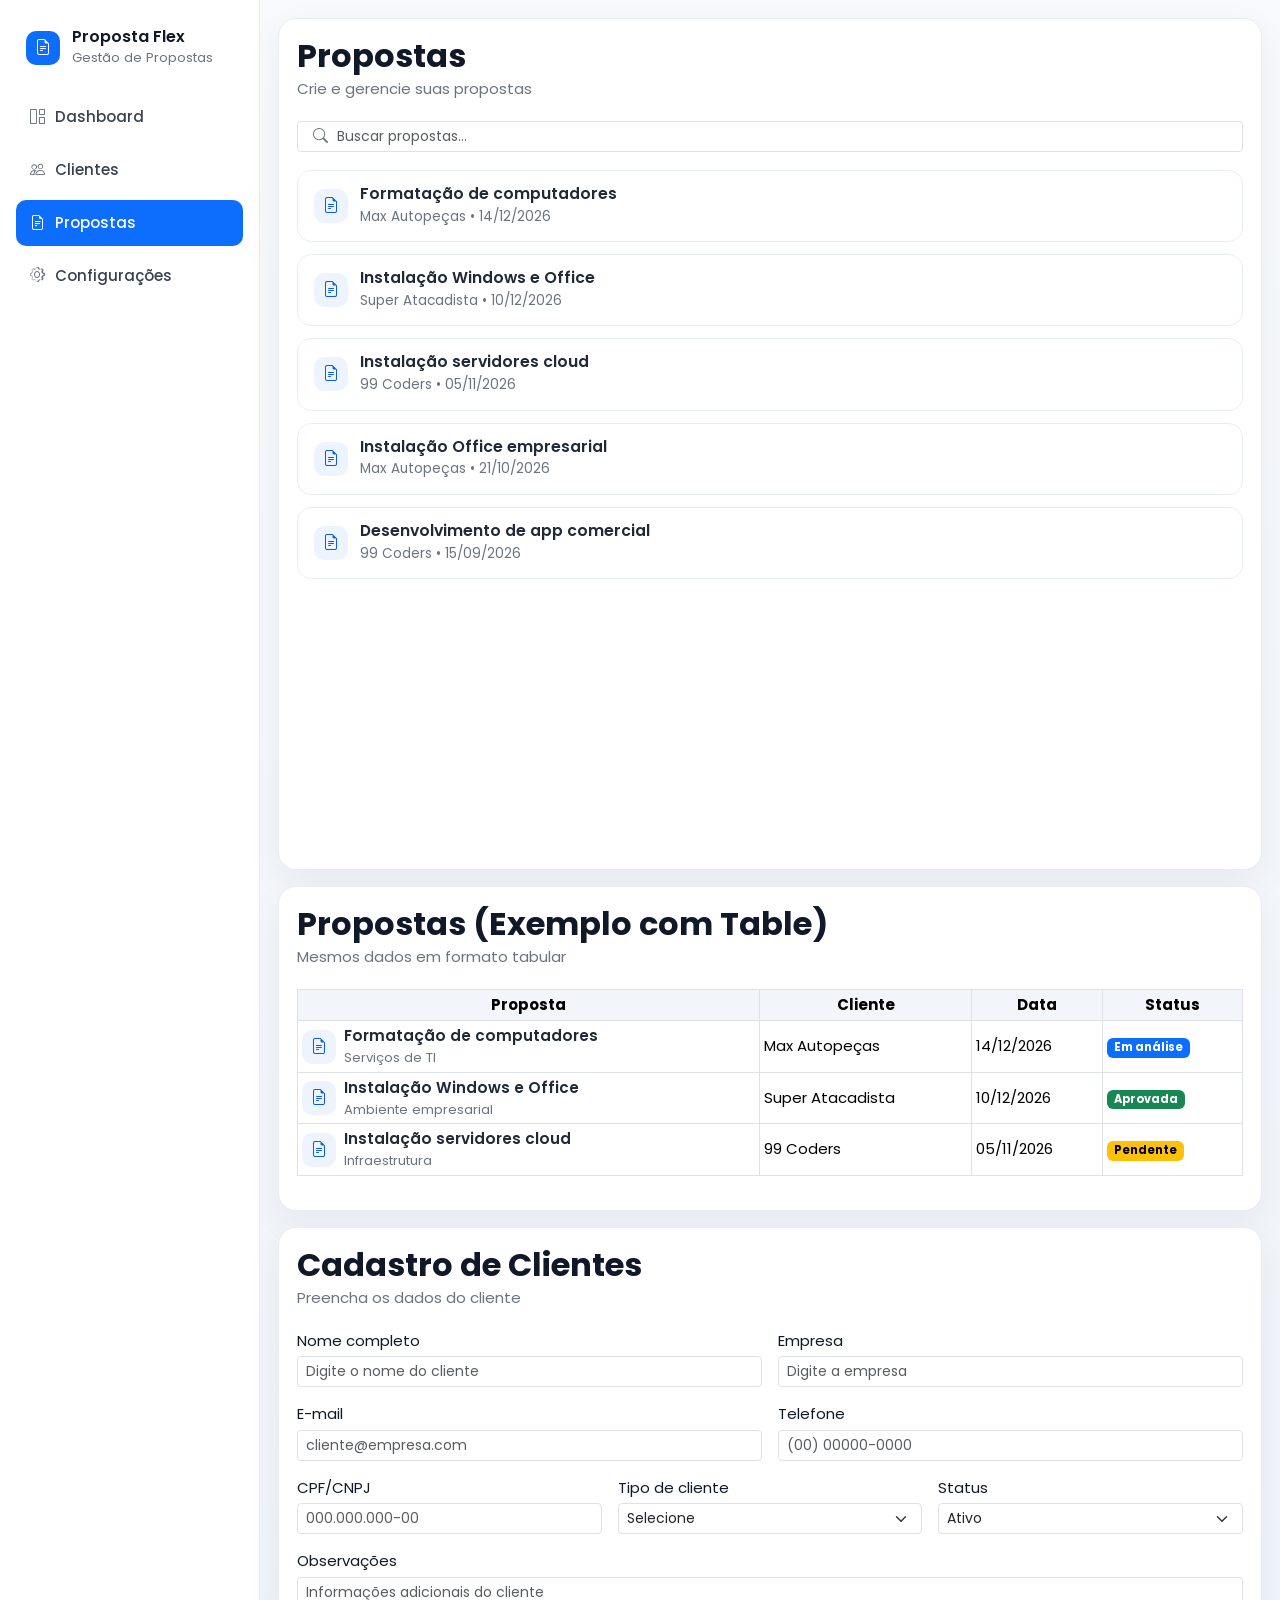
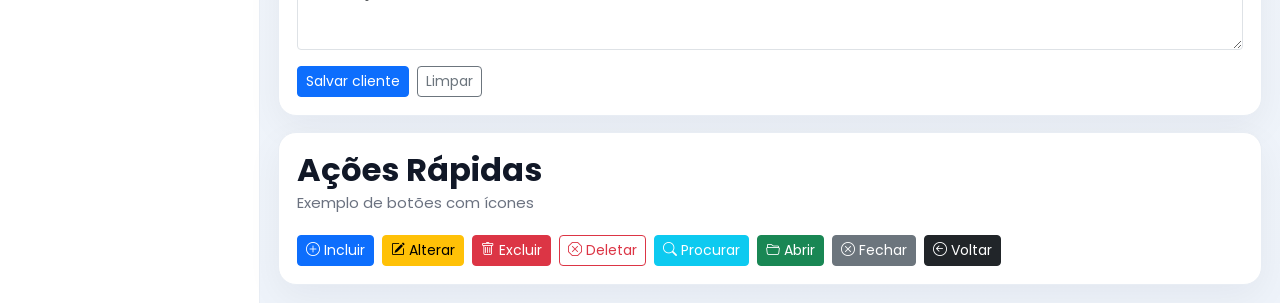
<file: bootstrap/index.html>
<!doctype html>
<html lang="pt-BR">
  <head>
    <meta charset="utf-8" />
    <meta name="viewport" content="width=device-width, initial-scale=1" />
    <title>Proposta Flex</title>

    <link rel="preconnect" href="https://fonts.googleapis.com" />
    <link rel="preconnect" href="https://fonts.gstatic.com" crossorigin />
    <link href="https://fonts.googleapis.com/css2?family=Poppins:wght@400;500;600;700&display=swap" rel="stylesheet" />
    <link href="/bootstrap/includes/css/bootstrap.min.css" rel="stylesheet" />
    <link href="/bootstrap/includes/css/bootstrap-icons.min.css" rel="stylesheet" />
    <link href="/bootstrap/includes/css/bootstrap-layout.css" rel="stylesheet" />
  </head>
  <body>
    <div class="app-shell d-flex">
      <aside class="sidebar d-none d-lg-block">
        <div class="brand-box">
          <span class="brand-icon"><i class="bi bi-file-earmark-text"></i></span>
          <div>
            <h1 class="brand-title">Proposta Flex</h1>
            <p class="brand-subtitle">Gestão de Propostas</p>
          </div>
        </div>

        <nav class="nav flex-column mt-2">
          <a class="nav-link menu-link" href="#"><i class="bi bi-grid-1x2"></i>Dashboard</a>
          <a class="nav-link menu-link" href="#"><i class="bi bi-people"></i>Clientes</a>
          <a class="nav-link menu-link active" href="#"><i class="bi bi-file-earmark-text"></i>Propostas</a>
          <a class="nav-link menu-link" href="#"><i class="bi bi-gear"></i>Configurações</a>
        </nav>
      </aside>

      <main class="main-area">
        <div class="topbar-mobile">
          <button
            class="btn btn-hamburger p-0"
            type="button"
            data-bs-toggle="offcanvas"
            data-bs-target="#mobileSidebar"
            aria-controls="mobileSidebar"
            aria-label="Abrir menu"
          >
            <i class="bi bi-list"></i>
          </button>
          <div>
            <h2 class="brand-title mb-0">Proposta Flex</h2>
            <p class="brand-subtitle mb-0">Gestão de Propostas</p>
          </div>
        </div>

        <section class="content-panel">
          <h2 class="page-title">Propostas</h2>
          <p class="page-subtitle">Crie e gerencie suas propostas</p>

          <div class="position-relative search-with-icon">
            <i class="bi bi-search position-absolute top-50 start-0 translate-middle-y ms-3 text-secondary"></i>
            <input type="search" class="form-control form-control-sm" placeholder="Buscar propostas..." />
          </div>

          <div class="proposal-list">
            <article class="proposal-item">
              <span class="proposal-icon"><i class="bi bi-file-earmark-text"></i></span>
              <div>
                <h3 class="proposal-title">Formatação de computadores</h3>
                <p class="proposal-meta">Max Autopeças • 14/12/2026</p>
              </div>
            </article>
            <article class="proposal-item">
              <span class="proposal-icon"><i class="bi bi-file-earmark-text"></i></span>
              <div>
                <h3 class="proposal-title">Instalação Windows e Office</h3>
                <p class="proposal-meta">Super Atacadista • 10/12/2026</p>
              </div>
            </article>
            <article class="proposal-item">
              <span class="proposal-icon"><i class="bi bi-file-earmark-text"></i></span>
              <div>
                <h3 class="proposal-title">Instalação servidores cloud</h3>
                <p class="proposal-meta">99 Coders • 05/11/2026</p>
              </div>
            </article>
            <article class="proposal-item">
              <span class="proposal-icon"><i class="bi bi-file-earmark-text"></i></span>
              <div>
                <h3 class="proposal-title">Instalação Office empresarial</h3>
                <p class="proposal-meta">Max Autopeças • 21/10/2026</p>
              </div>
            </article>
            <article class="proposal-item">
              <span class="proposal-icon"><i class="bi bi-file-earmark-text"></i></span>
              <div>
                <h3 class="proposal-title">Desenvolvimento de app comercial</h3>
                <p class="proposal-meta">99 Coders • 15/09/2026</p>
              </div>
            </article>
          </div>
        </section>

        <section class="content-panel table-panel">
          <h2 class="page-title">Propostas (Exemplo com Table)</h2>
          <p class="page-subtitle">Mesmos dados em formato tabular</p>

          <div class="table-responsive">
            <table class="table table-sm table-bordered table-hover align-middle">
              <thead>
                <tr>
                  <th>Proposta</th>
                  <th>Cliente</th>
                  <th>Data</th>
                  <th>Status</th>
                </tr>
              </thead>
              <tbody>
                <tr>
                  <td data-label="Proposta">
                    <div class="d-flex align-items-center gap-2">
                      <span class="proposal-icon"><i class="bi bi-file-earmark-text"></i></span>
                      <div>
                        <p class="table-title text-truncate">Formatação de computadores</p>
                        <p class="table-meta text-truncate">Serviços de TI</p>
                      </div>
                    </div>
                  </td>
                  <td data-label="Cliente" class="text-truncate">Max Autopeças</td>
                  <td data-label="Data" class="text-truncate">14/12/2026</td>
                  <td data-label="Status" class="text-truncate"><span class="badge text-bg-primary">Em análise</span></td>
                </tr>
                <tr>
                  <td data-label="Proposta">
                    <div class="d-flex align-items-center gap-2">
                      <span class="proposal-icon"><i class="bi bi-file-earmark-text"></i></span>
                      <div>
                        <p class="table-title text-truncate">Instalação Windows e Office</p>
                        <p class="table-meta text-truncate">Ambiente empresarial</p>
                      </div>
                    </div>
                  </td>
                  <td data-label="Cliente" class="text-truncate">Super Atacadista</td>
                  <td data-label="Data" class="text-truncate">10/12/2026</td>
                  <td data-label="Status" class="text-truncate"><span class="badge text-bg-success">Aprovada</span></td>
                </tr>
                <tr>
                  <td data-label="Proposta">
                    <div class="d-flex align-items-center gap-2">
                      <span class="proposal-icon"><i class="bi bi-file-earmark-text"></i></span>
                      <div>
                        <p class="table-title text-truncate">Instalação servidores cloud</p>
                        <p class="table-meta text-truncate">Infraestrutura</p>
                      </div>
                    </div>
                  </td>
                  <td data-label="Cliente" class="text-truncate">99 Coders</td>
                  <td data-label="Data" class="text-truncate">05/11/2026</td>
                  <td data-label="Status" class="text-truncate"><span class="badge text-bg-warning">Pendente</span></td>
                </tr>
              </tbody>
            </table>
          </div>
        </section>

        <section class="content-panel table-panel">
          <h2 class="page-title">Cadastro de Clientes</h2>
          <p class="page-subtitle">Preencha os dados do cliente</p>

          <form>
            <div class="row g-3">
              <div class="col-12 col-md-6">
                <label for="clienteNome" class="form-label mb-1">Nome completo</label>
                <input type="text" id="clienteNome" class="form-control form-control-sm" placeholder="Digite o nome do cliente" />
              </div>
              <div class="col-12 col-md-6">
                <label for="clienteEmpresa" class="form-label mb-1">Empresa</label>
                <input type="text" id="clienteEmpresa" class="form-control form-control-sm" placeholder="Digite a empresa" />
              </div>
              <div class="col-12 col-md-6">
                <label for="clienteEmail" class="form-label mb-1">E-mail</label>
                <input type="email" id="clienteEmail" class="form-control form-control-sm" placeholder="cliente@empresa.com" />
              </div>
              <div class="col-12 col-md-6">
                <label for="clienteTelefone" class="form-label mb-1">Telefone</label>
                <input type="tel" id="clienteTelefone" class="form-control form-control-sm" placeholder="(00) 00000-0000" />
              </div>
              <div class="col-12 col-md-4">
                <label for="clienteDocumento" class="form-label mb-1">CPF/CNPJ</label>
                <input type="text" id="clienteDocumento" class="form-control form-control-sm" placeholder="000.000.000-00" />
              </div>
              <div class="col-12 col-md-4">
                <label for="clienteTipo" class="form-label mb-1">Tipo de cliente</label>
                <select id="clienteTipo" class="form-select form-select-sm">
                  <option selected>Selecione</option>
                  <option>Pessoa Física</option>
                  <option>Pessoa Jurídica</option>
                </select>
              </div>
              <div class="col-12 col-md-4">
                <label for="clienteStatus" class="form-label mb-1">Status</label>
                <select id="clienteStatus" class="form-select form-select-sm">
                  <option selected>Ativo</option>
                  <option>Inativo</option>
                </select>
              </div>
              <div class="col-12">
                <label for="clienteObservacoes" class="form-label mb-1">Observações</label>
                <textarea
                  id="clienteObservacoes"
                  class="form-control form-control-sm"
                  rows="3"
                  placeholder="Informações adicionais do cliente"
                ></textarea>
              </div>
              <div class="col-12 d-flex gap-2">
                <button type="submit" class="btn btn-primary btn-sm">Salvar cliente</button>
                <button type="reset" class="btn btn-outline-secondary btn-sm">Limpar</button>
              </div>
            </div>
          </form>
        </section>

        <section class="content-panel table-panel">
          <h2 class="page-title">Ações Rápidas</h2>
          <p class="page-subtitle">Exemplo de botões com ícones</p>

          <div class="d-flex flex-wrap gap-2">
            <button type="button" class="btn btn-primary btn-sm"><i class="bi bi-plus-circle me-1"></i>Incluir</button>
            <button type="button" class="btn btn-warning btn-sm"><i class="bi bi-pencil-square me-1"></i>Alterar</button>
            <button type="button" class="btn btn-danger btn-sm"><i class="bi bi-trash me-1"></i>Excluir</button>
            <button type="button" class="btn btn-outline-danger btn-sm"><i class="bi bi-x-octagon me-1"></i>Deletar</button>
            <button type="button" class="btn btn-info btn-sm text-white"><i class="bi bi-search me-1"></i>Procurar</button>
            <button type="button" class="btn btn-success btn-sm"><i class="bi bi-folder2-open me-1"></i>Abrir</button>
            <button type="button" class="btn btn-secondary btn-sm"><i class="bi bi-x-circle me-1"></i>Fechar</button>
            <button type="button" class="btn btn-dark btn-sm"><i class="bi bi-arrow-left-circle me-1"></i>Voltar</button>
          </div>
        </section>
      </main>
    </div>

    <div class="offcanvas offcanvas-start" tabindex="-1" id="mobileSidebar" aria-labelledby="mobileSidebarLabel">
      <div class="offcanvas-header border-bottom">
        <h5 class="offcanvas-title" id="mobileSidebarLabel">Proposta Flex</h5>
        <button type="button" class="btn-close" data-bs-dismiss="offcanvas" aria-label="Fechar"></button>
      </div>
      <div class="offcanvas-body p-3">
        <div class="brand-box px-1 pt-0">
          <span class="brand-icon"><i class="bi bi-file-earmark-text"></i></span>
          <div>
            <h2 class="brand-title fs-5">Proposta Flex</h2>
            <p class="brand-subtitle mb-0">Gestão de Propostas</p>
          </div>
        </div>
        <nav class="nav flex-column mt-2">
          <a class="nav-link menu-link" href="#"><i class="bi bi-grid-1x2"></i>Dashboard</a>
          <a class="nav-link menu-link" href="#"><i class="bi bi-people"></i>Clientes</a>
          <a class="nav-link menu-link active" href="#"><i class="bi bi-file-earmark-text"></i>Propostas</a>
          <a class="nav-link menu-link" href="#"><i class="bi bi-gear"></i>Configurações</a>
        </nav>
      </div>
    </div>

    <script src="/bootstrap/includes/js/jquery-3.7.1.min.js"></script>
    <script src="/bootstrap/includes/js/bootstrap.bundle.min.js"></script>
    <script>
      $(function () {
        $(".menu-link").on("click", function () {
          $(".menu-link").removeClass("active");
          $(this).addClass("active");
        });
      });
    </script>
  </body>
</html>
</file>
